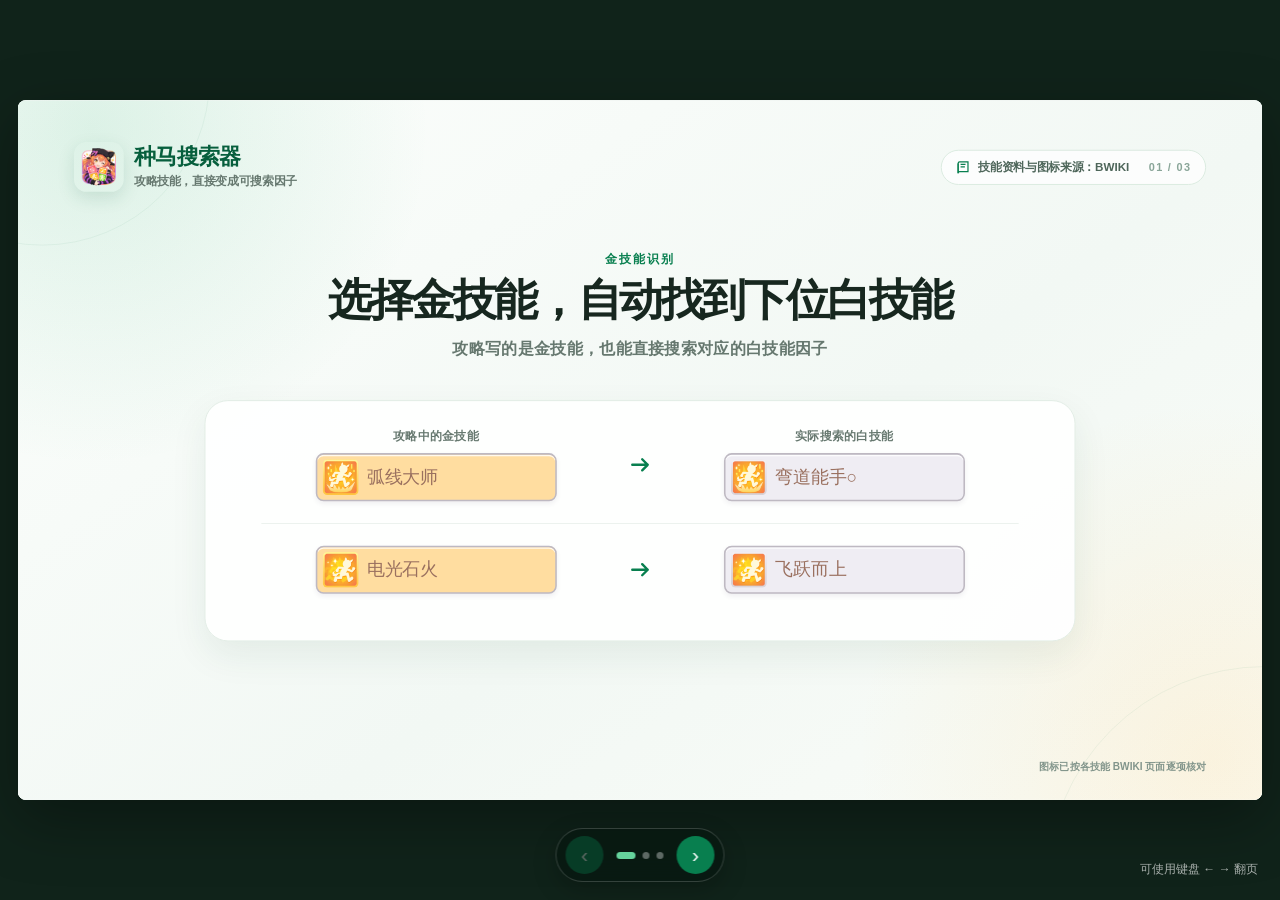
<file: media/feature-intro/index.html>
<!doctype html>
<html lang="zh-CN">
<head>
  <meta charset="utf-8">
  <meta name="viewport" content="width=device-width, initial-scale=1">
  <title>种马搜索器 · 功能介绍</title>
  <style>
    * { box-sizing: border-box; }
    html, body { width: 100%; height: 100%; margin: 0; overflow: hidden; }
    body {
      color: #f4fbf7;
      background: #10231a;
      font-family: "Microsoft YaHei", "PingFang SC", sans-serif;
    }
    .viewport { position: fixed; inset: 0; overflow: hidden; }
    .deck {
      position: absolute;
      top: 50%;
      left: 50%;
      width: 1600px;
      height: 900px;
      overflow: hidden;
      border-radius: 10px;
      background: #f6faf7;
      box-shadow: 0 24px 80px rgba(0, 0, 0, .34);
      transform-origin: center center;
    }
    iframe { position: absolute; inset: 0; width: 1600px; height: 900px; border: 0; opacity: 0; pointer-events: none; transition: opacity .18s ease; }
    iframe.active { opacity: 1; pointer-events: auto; }
    .controls {
      position: fixed;
      left: 50%;
      bottom: 18px;
      z-index: 2;
      display: flex;
      align-items: center;
      gap: 10px;
      padding: 7px 9px;
      border: 1px solid rgba(255,255,255,.18);
      border-radius: 999px;
      background: rgba(8, 25, 17, .84);
      box-shadow: 0 8px 24px rgba(0,0,0,.22);
      transform: translateX(-50%);
      backdrop-filter: blur(12px);
    }
    button {
      display: grid;
      width: 38px;
      height: 38px;
      place-items: center;
      border: 0;
      border-radius: 50%;
      color: #fff;
      background: #087f4f;
      font-size: 21px;
      cursor: pointer;
    }
    button:disabled { opacity: .35; cursor: default; }
    .dots { display: flex; gap: 7px; padding: 0 3px; }
    .dot { width: 7px; height: 7px; border-radius: 50%; background: rgba(255,255,255,.35); }
    .dot.active { width: 19px; border-radius: 999px; background: #65d39c; }
    .hint { position: fixed; right: 22px; bottom: 22px; color: rgba(255,255,255,.64); font-size: 12px; }
    @media (prefers-reduced-motion: reduce) { iframe { transition: none; } }
  </style>
</head>
<body>
  <main class="viewport" aria-label="种马搜索器三页功能介绍">
    <section class="deck" id="deck">
      <iframe class="active" src="01-gold-to-white.html" title="第1页：金技能识别下位白技能"></iframe>
      <iframe src="02-traditional-to-simplified.html" title="第2页：繁中技能自动转换简中"></iframe>
      <iframe src="03-guide-recognition.html" title="第3页：攻略技能清单智能识别"></iframe>
    </section>
  </main>
  <nav class="controls" aria-label="幻灯片翻页">
    <button id="prev" type="button" aria-label="上一页">‹</button>
    <div class="dots" aria-hidden="true"><span class="dot active"></span><span class="dot"></span><span class="dot"></span></div>
    <button id="next" type="button" aria-label="下一页">›</button>
  </nav>
  <div class="hint">可使用键盘 ← → 翻页</div>
  <script>
    const slides = [...document.querySelectorAll('iframe')];
    const dots = [...document.querySelectorAll('.dot')];
    const deck = document.getElementById('deck');
    const prev = document.getElementById('prev');
    const next = document.getElementById('next');
    let current = 0;

    function resizeDeck() {
      const scale = Math.min((innerWidth - 36) / 1600, (innerHeight - 36) / 900);
      deck.style.transform = `translate(-50%, -50%) scale(${Math.max(.1, scale)})`;
    }

    function show(index) {
      current = Math.max(0, Math.min(slides.length - 1, index));
      slides.forEach((slide, i) => slide.classList.toggle('active', i === current));
      dots.forEach((dot, i) => dot.classList.toggle('active', i === current));
      prev.disabled = current === 0;
      next.disabled = current === slides.length - 1;
    }

    prev.addEventListener('click', () => show(current - 1));
    next.addEventListener('click', () => show(current + 1));
    addEventListener('keydown', event => {
      if (event.key === 'ArrowLeft' || event.key === 'PageUp') show(current - 1);
      if (event.key === 'ArrowRight' || event.key === 'PageDown' || event.key === ' ') show(current + 1);
      if (event.key === 'Home') show(0);
      if (event.key === 'End') show(slides.length - 1);
    });
    addEventListener('resize', resizeDeck);
    resizeDeck();
    show(0);
  </script>
</body>
</html>
</file>
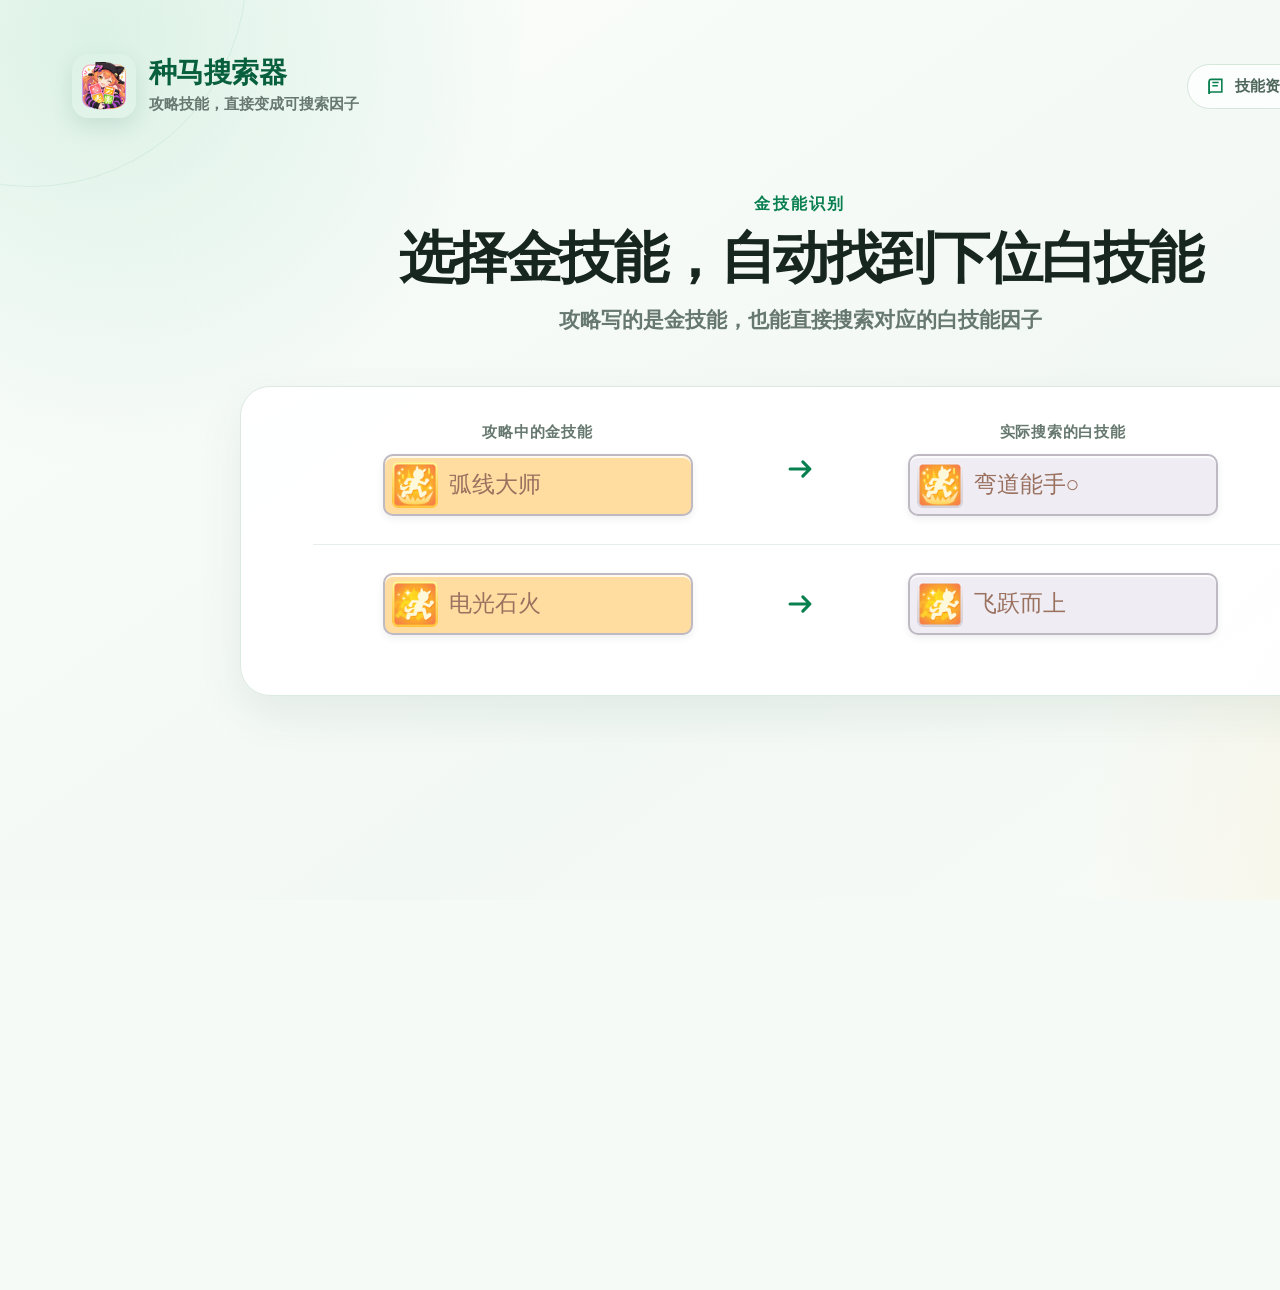
<file: media/feature-intro/01-gold-to-white.html>
<!doctype html><html lang="zh-CN"><head><meta charset="utf-8"><meta name="viewport" content="width=device-width,initial-scale=1"><title>金技能自动识别下位白技能</title><link rel="stylesheet" href="common.css"><style>
.stage{width:1120px;height:310px;padding:36px 72px}.example+.example{margin-top:28px;padding-top:28px;border-top:1px solid #e7eee9}.skill-chip{min-width:310px;justify-content:flex-start}.pair-label{margin-bottom:12px;font-size:15px}
</style></head><body><main class="canvas" aria-label="金技能自动识别下位白技能介绍">
<header class="topbar"><div class="brand"><img src="assets/app-icon.png" alt="种马搜索器图标"><div><strong>种马搜索器</strong><span>攻略技能，直接变成可搜索因子</span></div></div><div class="source"><svg viewBox="0 0 24 24" fill="none" stroke="currentColor" stroke-width="2" aria-hidden="true"><path d="M4 5.5A2.5 2.5 0 0 1 6.5 3H20v16H6.5A2.5 2.5 0 0 0 4 21.5z"/><path d="M4 5.5v16M8 7h8M8 11h7"/></svg>技能资料与图标来源：BWIKI　<span class="page-number">01 / 03</span></div></header>
<section class="hero"><p class="eyebrow">金技能识别</p><h1>选择金技能，自动找到下位白技能</h1><p class="subtitle">攻略写的是金技能，也能直接搜索对应的白技能因子</p></section>
<section class="stage"><div class="example pair"><div class="pair-side"><div class="pair-label">攻略中的金技能</div><div class="skill-chip gold"><img src="assets/icon-arc-master-20012.png" alt="弧线大师技能图标"><span>弧线大师</span></div></div><div class="arrow"><svg viewBox="0 0 24 24" fill="none" stroke="currentColor" stroke-width="2.2" stroke-linecap="round" stroke-linejoin="round" aria-hidden="true"><path d="M5 12h14M14 7l5 5-5 5"/></svg></div><div class="pair-side"><div class="pair-label">实际搜索的白技能</div><div class="skill-chip"><img src="assets/icon-corner-adept-20011.png" alt="弯道能手技能图标"><span>弯道能手○</span></div></div></div>
<div class="example pair"><div class="pair-side"><div class="skill-chip gold"><img src="assets/icon-electric-flash-20042.png" alt="电光石火技能图标"><span>电光石火</span></div></div><div class="arrow"><svg viewBox="0 0 24 24" fill="none" stroke="currentColor" stroke-width="2.2" stroke-linecap="round" stroke-linejoin="round" aria-hidden="true"><path d="M5 12h14M14 7l5 5-5 5"/></svg></div><div class="pair-side"><div class="skill-chip"><img src="assets/icon-leap-up-20041.png" alt="飞跃而上技能图标"><span>飞跃而上</span></div></div></div></section>
<div class="footer-note">图标已按各技能 BWIKI 页面逐项核对</div></main></body></html>
</file>
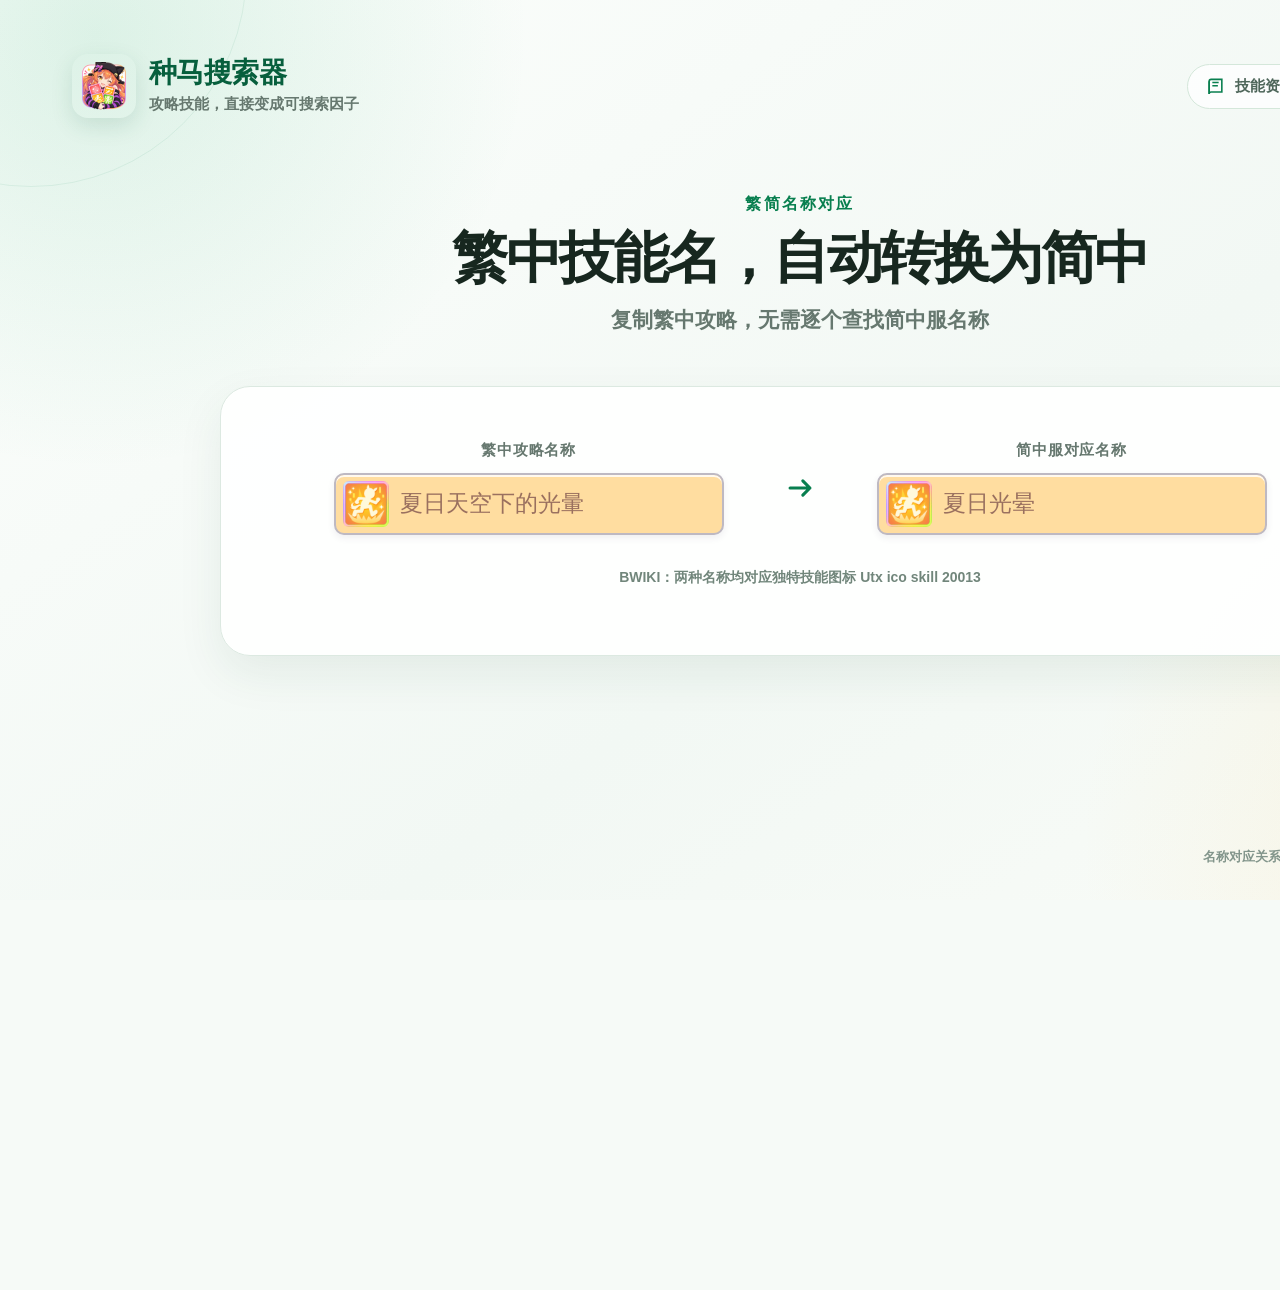
<file: media/feature-intro/02-traditional-to-simplified.html>
<!doctype html><html lang="zh-CN"><head><meta charset="utf-8"><meta name="viewport" content="width=device-width,initial-scale=1"><title>繁中技能自动转换简中</title><link rel="stylesheet" href="common.css"><style>
.stage{width:1160px;height:270px;padding:54px 74px 38px}.skill-chip{min-width:390px}.pair-label{margin-bottom:13px;font-size:15px}.stage-footer{margin-top:34px;text-align:center;color:#71867b;font-size:14px;font-weight:700}
</style></head><body><main class="canvas" aria-label="繁中技能自动转换简中介绍">
<header class="topbar"><div class="brand"><img src="assets/app-icon.png" alt="种马搜索器图标"><div><strong>种马搜索器</strong><span>攻略技能，直接变成可搜索因子</span></div></div><div class="source"><svg viewBox="0 0 24 24" fill="none" stroke="currentColor" stroke-width="2" aria-hidden="true"><path d="M4 5.5A2.5 2.5 0 0 1 6.5 3H20v16H6.5A2.5 2.5 0 0 0 4 21.5z"/><path d="M4 5.5v16M8 7h8M8 11h7"/></svg>技能资料与图标来源：BWIKI　<span class="page-number">02 / 03</span></div></header>
<section class="hero"><p class="eyebrow">繁简名称对应</p><h1>繁中技能名，自动转换为简中</h1><p class="subtitle">复制繁中攻略，无需逐个查找简中服名称</p></section>
<section class="stage"><div class="pair"><div class="pair-side"><div class="pair-label">繁中攻略名称</div><div class="skill-chip gold"><img src="assets/icon-summer-glow-20013.png" alt="夏日天空下的光暈技能图标"><span>夏日天空下的光暈</span></div></div><div class="arrow"><svg viewBox="0 0 24 24" fill="none" stroke="currentColor" stroke-width="2.2" stroke-linecap="round" stroke-linejoin="round" aria-hidden="true"><path d="M5 12h14M14 7l5 5-5 5"/></svg></div><div class="pair-side"><div class="pair-label">简中服对应名称</div><div class="skill-chip gold"><img src="assets/icon-summer-glow-20013.png" alt="夏日光晕技能图标"><span>夏日光晕</span></div></div></div><div class="stage-footer">BWIKI：两种名称均对应独特技能图标 Utx ico skill 20013</div></section>
<div class="footer-note">名称对应关系与技能图标均来自对应的繁中、简中技能页</div></main></body></html>
</file>
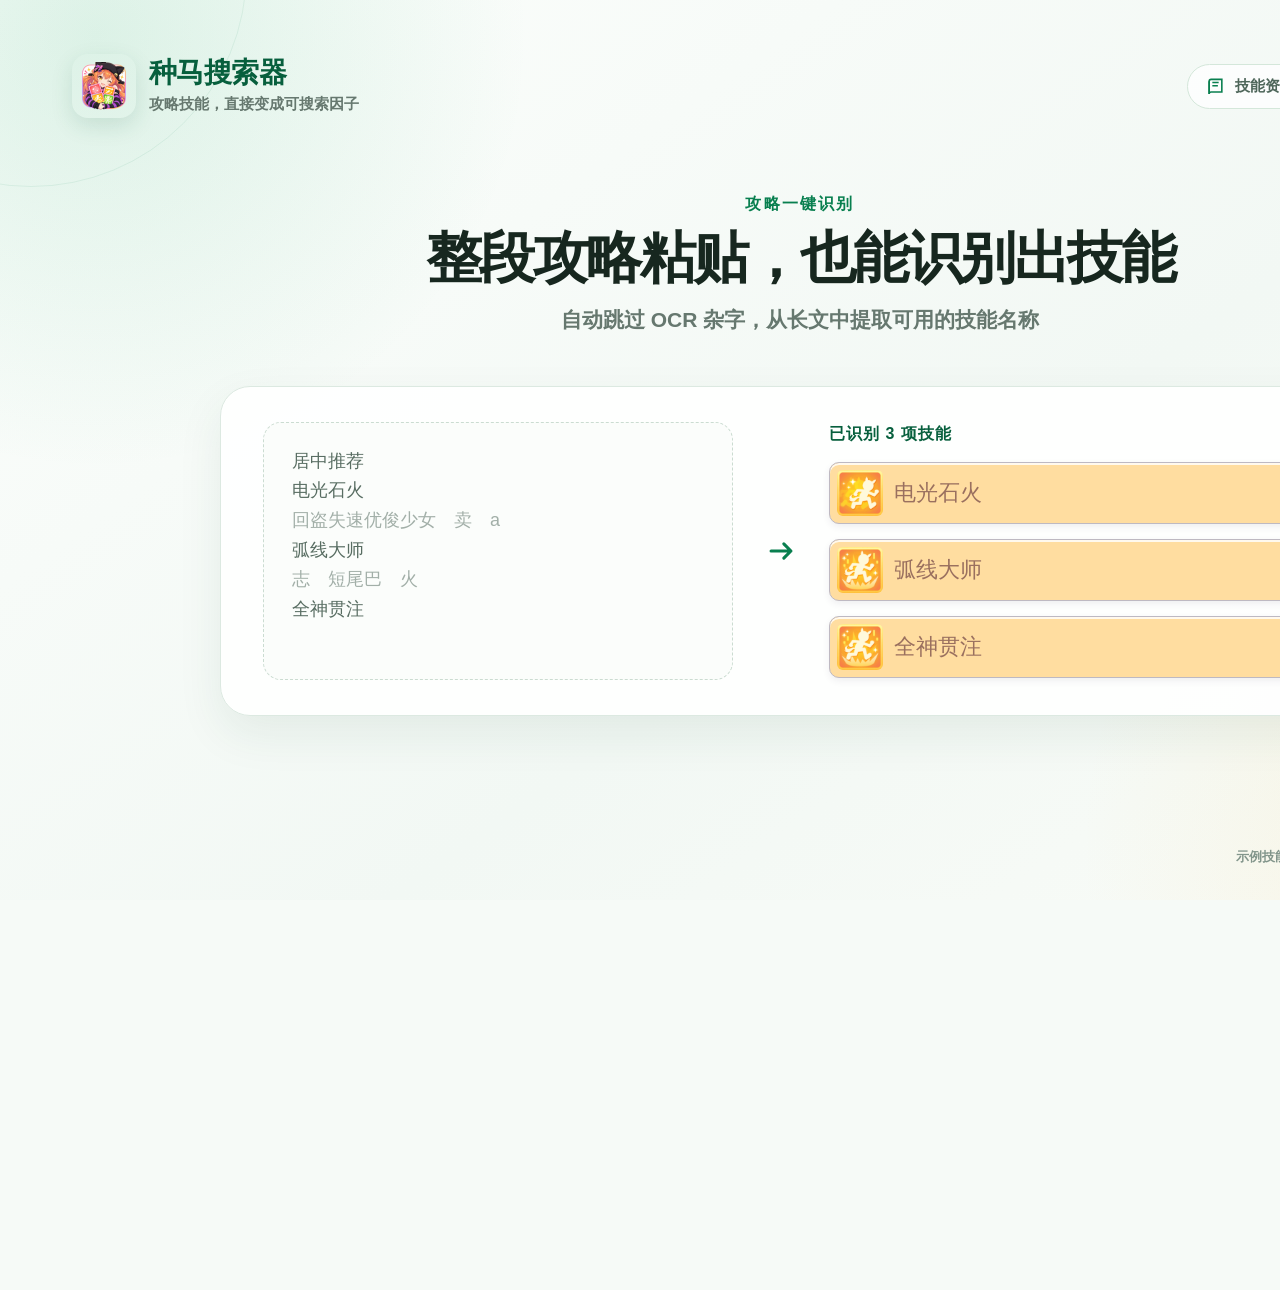
<file: media/feature-intro/03-guide-recognition.html>
<!doctype html><html lang="zh-CN"><head><meta charset="utf-8"><meta name="viewport" content="width=device-width,initial-scale=1"><title>攻略技能清单智能识别</title><link rel="stylesheet" href="common.css"><style>
.stage{display:grid;width:1160px;height:330px;grid-template-columns:1fr 96px 1.08fr;align-items:center;padding:30px 42px}.input-box{height:258px;padding:24px 28px;overflow:hidden;border:1px dashed #cbdcd1;border-radius:18px;color:#586d62;background:#fbfdfb;font-size:18px;line-height:1.65}.noise{color:#a2afa8}.result-box{display:grid;gap:15px}.result-title{margin-bottom:2px;color:var(--brand-deep);font-size:16px;font-weight:900;letter-spacing:.06em}.result-box .skill-chip{width:100%;height:62px;min-width:0;gap:11px;padding:6px 16px 6px 7px;border-width:1px;border-radius:10px;font-size:22px}.result-box .skill-chip img{width:46px;height:46px;flex-basis:46px;border-radius:6px}
</style></head><body><main class="canvas" aria-label="攻略技能清单智能识别介绍">
<header class="topbar"><div class="brand"><img src="assets/app-icon.png" alt="种马搜索器图标"><div><strong>种马搜索器</strong><span>攻略技能，直接变成可搜索因子</span></div></div><div class="source"><svg viewBox="0 0 24 24" fill="none" stroke="currentColor" stroke-width="2" aria-hidden="true"><path d="M4 5.5A2.5 2.5 0 0 1 6.5 3H20v16H6.5A2.5 2.5 0 0 0 4 21.5z"/><path d="M4 5.5v16M8 7h8M8 11h7"/></svg>技能资料与图标来源：BWIKI　<span class="page-number">03 / 03</span></div></header>
<section class="hero"><p class="eyebrow">攻略一键识别</p><h1>整段攻略粘贴，也能识别出技能</h1><p class="subtitle">自动跳过 OCR 杂字，从长文中提取可用的技能名称</p></section>
<section class="stage"><div class="input-box">居中推荐<br>电光石火<br><span class="noise">回盗失速优俊少女　卖　a</span><br>弧线大师<br><span class="noise">志　短尾巴　火</span><br>全神贯注</div><div class="arrow"><svg viewBox="0 0 24 24" fill="none" stroke="currentColor" stroke-width="2.2" stroke-linecap="round" stroke-linejoin="round" aria-hidden="true"><path d="M5 12h14M14 7l5 5-5 5"/></svg></div><div class="result-box"><div class="result-title">已识别 3 项技能</div><div class="skill-chip gold"><img src="assets/icon-electric-flash-20042.png" alt="电光石火技能图标"><span>电光石火</span></div><div class="skill-chip gold"><img src="assets/icon-arc-master-20012.png" alt="弧线大师技能图标"><span>弧线大师</span></div><div class="skill-chip gold"><img src="assets/icon-total-focus-20012.png" alt="全神贯注技能图标"><span>全神贯注</span></div></div></section>
<div class="footer-note">示例技能图标已按各自 BWIKI 简中技能页逐项核对</div></main></body></html>
</file>
<file: media/feature-intro/common.css>
:root { --brand:#087f4f; --brand-deep:#075f3d; --ink:#17271f; --muted:#66786f; --paper:#f6faf7; --line:#dce9e1; --chip-text:#9a705f; --chip-normal:#efedf3; --chip-gold:#ffdda0; --chip-border:#beb9c2; }
* { box-sizing:border-box; }
html,body { width:1600px; height:900px; margin:0; overflow:hidden; color:var(--ink); background:var(--paper); font-family:"Microsoft YaHei","PingFang SC","Noto Sans CJK SC",sans-serif; }
.canvas { position:relative; width:1600px; height:900px; padding:52px 72px 48px; isolation:isolate; background:radial-gradient(circle at 6% 4%,rgba(31,170,103,.14),transparent 25%),radial-gradient(circle at 96% 94%,rgba(255,188,70,.14),transparent 26%),linear-gradient(145deg,#fcfefc 0%,#f2f8f4 58%,#fafcf8 100%); }
.canvas::before,.canvas::after { position:absolute; z-index:-1; border:1px solid rgba(8,127,79,.08); border-radius:999px; content:""; }
.canvas::before { width:430px; height:430px; top:-245px; left:-185px; }
.canvas::after { width:560px; height:560px; right:-285px; bottom:-390px; }
.topbar { display:flex; height:68px; align-items:center; justify-content:space-between; }
.brand { display:flex; align-items:center; gap:13px; }
.brand img { width:64px; height:64px; border-radius:16px; box-shadow:0 8px 22px rgba(13,95,61,.13); }
.brand strong { display:block; color:var(--brand-deep); font-size:28px; line-height:1.1; letter-spacing:-.02em; }
.brand span { display:block; margin-top:6px; color:var(--muted); font-size:15px; font-weight:600; }
.source { display:flex; align-items:center; gap:10px; padding:12px 18px; border:1px solid #d4e7da; border-radius:999px; color:#4e665a; background:rgba(255,255,255,.78); font-size:15px; font-weight:700; }
.source svg { width:19px; height:19px; color:var(--brand); }
.page-number { color:#89a598; font-size:14px; font-weight:800; letter-spacing:.12em; }
.hero { margin-top:74px; text-align:center; }
.eyebrow { margin:0 0 12px; color:var(--brand); font-size:16px; font-weight:900; letter-spacing:.14em; }
h1 { margin:0; font-size:56px; line-height:1.12; letter-spacing:-.045em; }
.subtitle { margin:16px 0 0; color:var(--muted); font-size:21px; font-weight:600; }
.stage { margin:52px auto 0; border:1px solid var(--line); border-radius:30px; background:rgba(255,255,255,.94); box-shadow:0 18px 46px rgba(20,73,48,.08); }
.skill-chip { display:inline-flex; height:62px; min-width:242px; align-items:center; gap:11px; padding:6px 16px 6px 7px; border:2px solid var(--chip-border); border-radius:10px; color:var(--chip-text); background:var(--chip-normal); box-shadow:inset 0 2px 0 rgba(255,255,255,.82),0 3px 7px rgba(67,56,83,.08); font-size:23px; font-weight:500; line-height:1; white-space:nowrap; }
.skill-chip.gold { background:var(--chip-gold); }
.skill-chip img { display:block; width:46px; height:46px; flex:0 0 46px; border-radius:6px; }
.pair { display:grid; grid-template-columns:minmax(0,1fr) 76px minmax(0,1fr); align-items:center; }
.pair-side { text-align:center; }
.pair-label { margin-bottom:9px; color:var(--muted); font-size:13px; font-weight:800; letter-spacing:.05em; }
.arrow { display:grid; place-items:center; color:var(--brand); }
.arrow svg { width:34px; height:34px; }
.footer-note { position:absolute; right:72px; bottom:34px; color:#82958b; font-size:13px; font-weight:600; }
</file>
